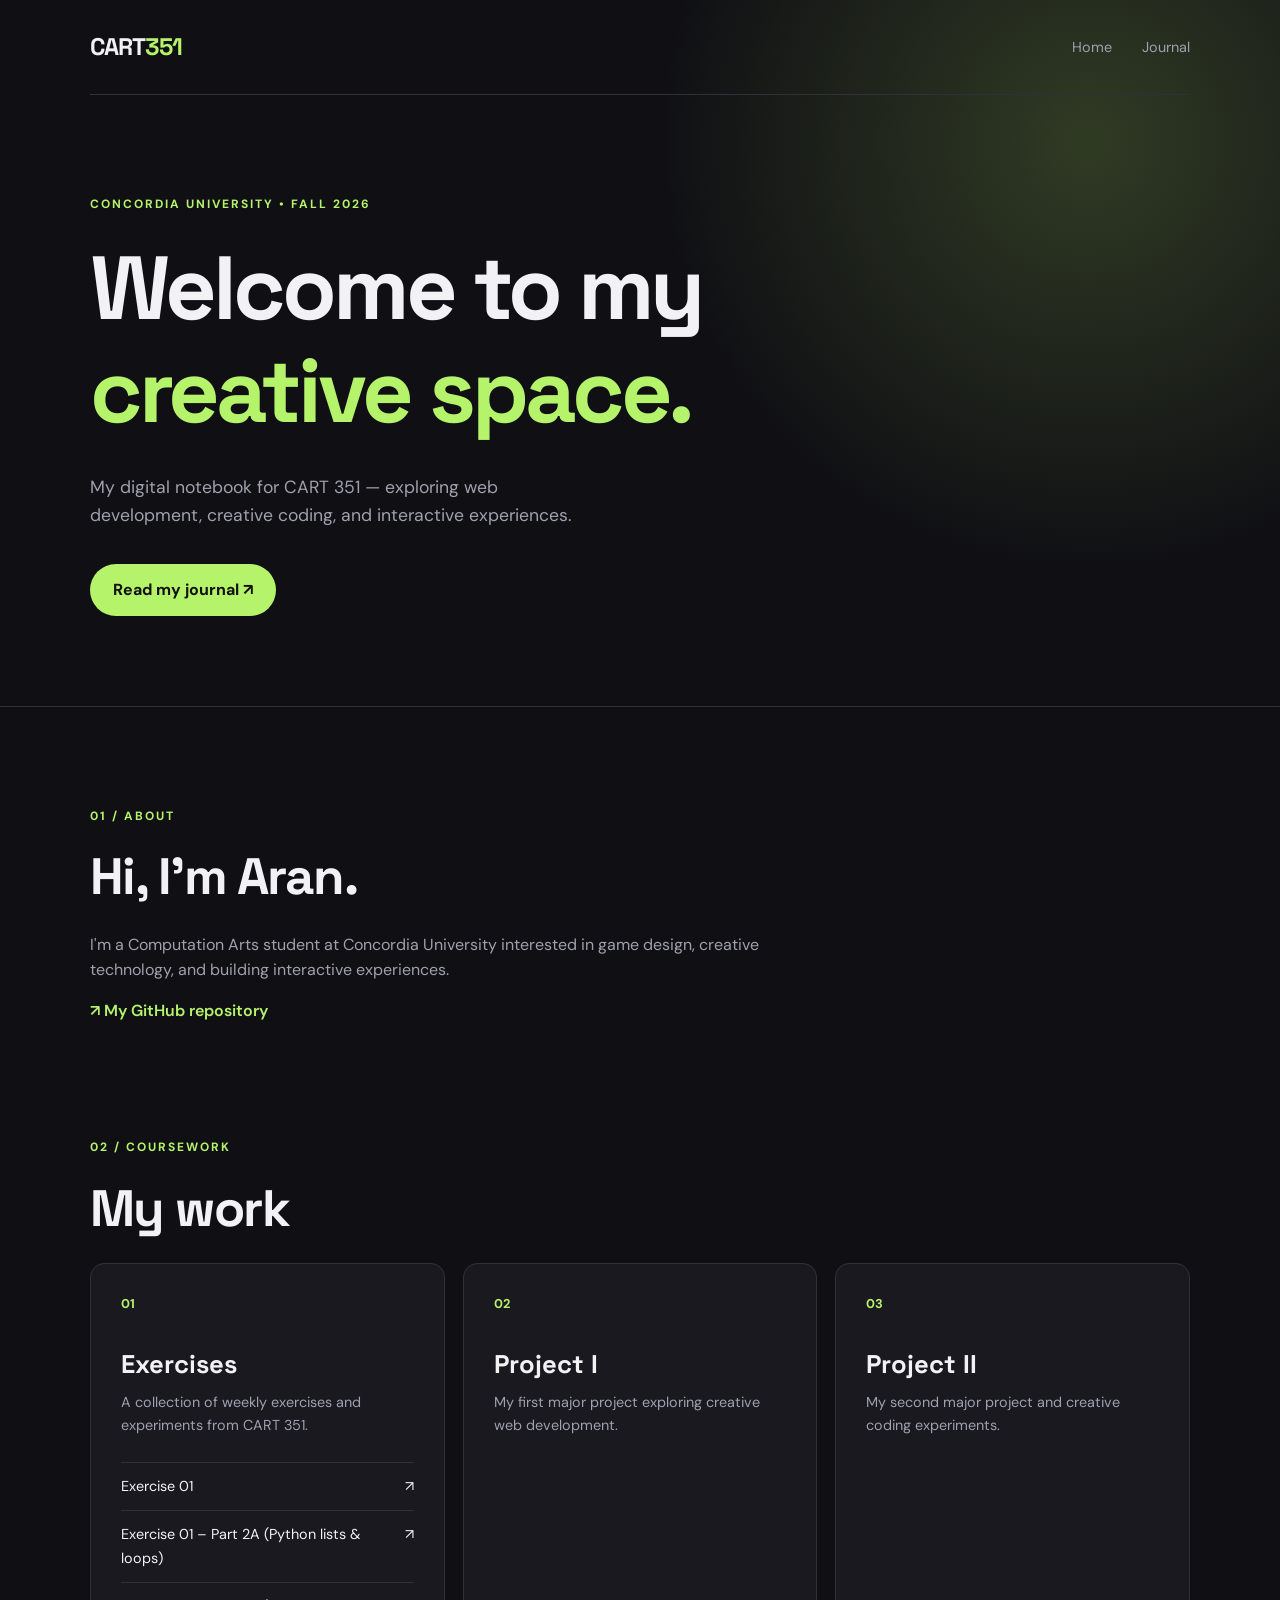
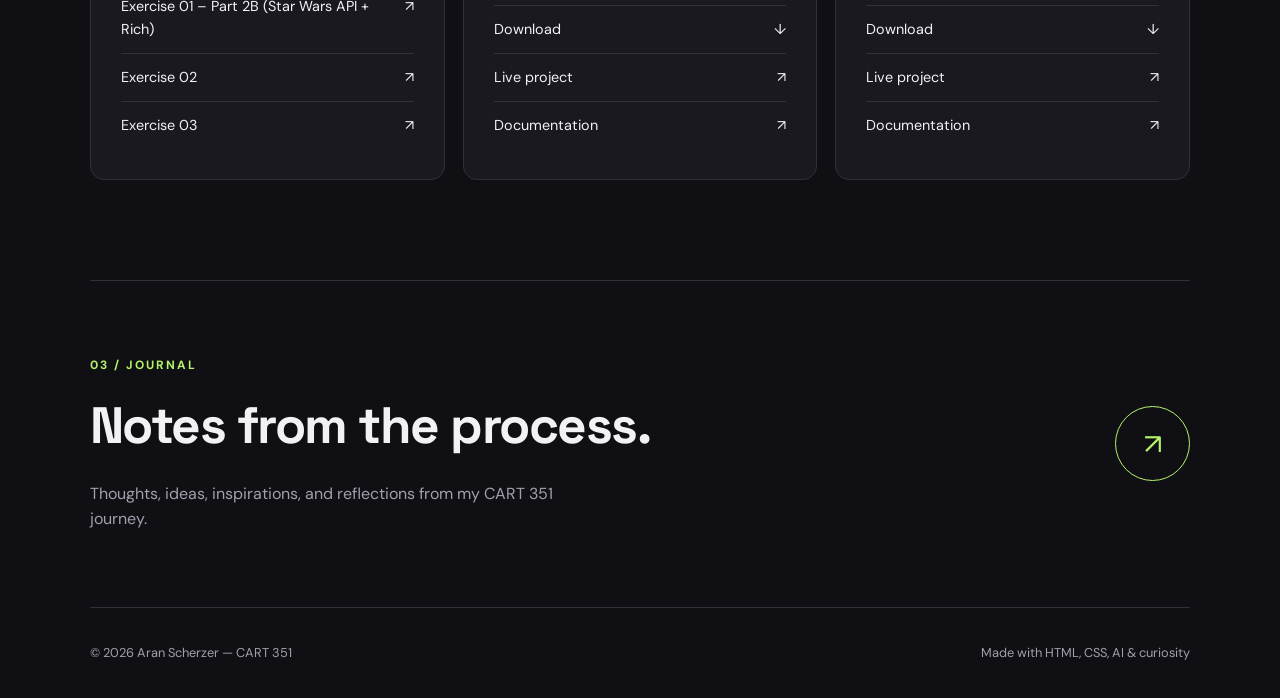
<file: index.html>
<!DOCTYPE html>
<html lang="en">
<head>
  <meta charset="utf-8">
  <meta name="viewport" content="width=device-width, initial-scale=1.0">
  <title>Aran Scherzer | CART 351</title>
  <link rel="stylesheet" type="text/css" href="css/main.css">
</head>

<body>

  <header class="hero">
    <nav class="navbar">
      <a href="index.html" class="logo">CART<span>351</span></a>

      <div class="nav-links">
        <a href="index.html">Home</a>
        <a href="journal.html">Journal</a>
      </div>
    </nav>

    <div class="hero-content">
      <p class="eyebrow">CONCORDIA UNIVERSITY • FALL 2026</p>
      <h1>Welcome to my<br><span>creative space.</span></h1>

      <p class="intro">
        My digital notebook for CART 351 — exploring web development,
        creative coding, and interactive experiences.
      </p>

      <a href="journal.html" class="button">Read my journal ↗</a>
    </div>
  </header>

  <main class="container">

    <section class="about-section">
      <p class="section-label">01 / ABOUT</p>
      <h2>Hi, I'm Aran.</h2>
      <p>
        I'm a Computation Arts student at Concordia University
        interested in game design, creative technology, and
        building interactive experiences.
      </p>
      <p class="github-link">
        <a href="#" target="_blank">↗ My GitHub repository</a>
      </p>
    </section>

    <section class="work-section">
      <p class="section-label">02 / COURSEWORK</p>
      <h2>My work</h2>

      <div class="work-grid">

        <div class="work-card">
          <div class="card-number">01</div>
          <h3>Exercises</h3>
          <p>
            A collection of weekly exercises and experiments
            from CART 351.
          </p>

          <ul class="link-list">
            <li><a href="https://scherzeraran.github.io/CART-351/EXERCISES/exercise1.html" target="_blank">Exercise 01 <span>↗</span></a></li>
            <li><a href="https://scherzeraran.github.io/CART-351/EXERCISES/exercise1_P2.html#a" target="_blank">Exercise 01 – Part 2A (Python lists &amp; loops) <span>↗</span></a></li>
            <li><a href="https://scherzeraran.github.io/CART-351/EXERCISES/exercise1_P2.html#b" target="_blank">Exercise 01 – Part 2B (Star Wars API + Rich) <span>↗</span></a></li>
            <li><a href="#">Exercise 02 <span>↗</span></a></li>
            <li><a href="#">Exercise 03 <span>↗</span></a></li>
          </ul>
        </div>

        <div class="work-card">
          <div class="card-number">02</div>
          <h3>Project I</h3>
          <p>
            My first major project exploring creative
            web development.
          </p>

          <ul class="link-list">
            <li><a href="#">Download <span>↓</span></a></li>
            <li><a href="#">Live project <span>↗</span></a></li>
            <li><a href="#">Documentation <span>↗</span></a></li>
          </ul>
        </div>

        <div class="work-card">
          <div class="card-number">03</div>
          <h3>Project II</h3>
          <p>
            My second major project and creative
            coding experiments.
          </p>

          <ul class="link-list">
            <li><a href="#">Download <span>↓</span></a></li>
            <li><a href="#">Live project <span>↗</span></a></li>
            <li><a href="#">Documentation <span>↗</span></a></li>
          </ul>
        </div>

      </div>
    </section>

    <section class="journal-preview">
      <div>
        <p class="section-label">03 / JOURNAL</p>
        <h2>Notes from the process.</h2>
        <p>
          Thoughts, ideas, inspirations, and reflections
          from my CART 351 journey.
        </p>
      </div>

      <a href="journal.html" class="circle-button">↗</a>
    </section>

  </main>

  <footer>
    <p>© 2026 Aran Scherzer — CART 351</p>
    <p>Made with HTML, CSS, AI & curiosity</p>
  </footer>

</body>
</html>
</file>
<file: css/main.css>
/* ------------------------------
   GLOBAL STYLES
------------------------------ */

@import url('https://fonts.googleapis.com/css2?family=DM+Sans:wght@400;500;600;700&family=Space+Grotesk:wght@400;500;600;700&display=swap');

:root {
  --background: #101014;
  --surface: #19191f;
  --surface-hover: #22222a;
  --text: #f2f2f5;
  --muted: #a0a0ae;
  --accent: #b5f36b;
  --border: #303039;
}

* {
  box-sizing: border-box;
  margin: 0;
  padding: 0;
}

html {
  scroll-behavior: smooth;
}

body {
  background: var(--background);
  color: var(--text);
  font-family: 'DM Sans', sans-serif;
  line-height: 1.6;
}

a {
  color: inherit;
  text-decoration: none;
}

a:hover {
  color: var(--accent);
}

/* ------------------------------
   NAVIGATION
------------------------------ */

.hero {
  border-bottom: 1px solid var(--border);
  min-height: 570px;
  padding: 0 7%;
  background:
    radial-gradient(
      circle at 85% 20%,
      #303b24 0%,
      transparent 35%
    );
}

.navbar {
  display: flex;
  justify-content: space-between;
  align-items: center;
  padding: 28px 0;
  border-bottom: 1px solid var(--border);
}

.logo {
  font-family: 'Space Grotesk', sans-serif;
  font-size: 1.5rem;
  font-weight: 700;
  letter-spacing: -1px;
}

.logo span {
  color: var(--accent);
}

.nav-links {
  display: flex;
  gap: 30px;
  font-size: 0.9rem;
  color: var(--muted);
}

.nav-links a {
  transition: color 0.2s ease;
}

/* ------------------------------
   HERO SECTION
------------------------------ */

.hero-content {
  max-width: 850px;
  padding: 100px 0 90px;
}

.eyebrow,
.section-label {
  color: var(--accent);
  font-size: 0.75rem;
  font-weight: 700;
  letter-spacing: 2px;
  margin-bottom: 22px;
}

h1,
h2,
h3 {
  font-family: 'Space Grotesk', sans-serif;
  line-height: 1.15;
}

h1 {
  font-size: clamp(3rem, 7vw, 6.5rem);
  letter-spacing: -4px;
  margin-bottom: 30px;
}

h1 span {
  color: var(--accent);
}

.intro {
  color: var(--muted);
  font-size: 1.1rem;
  max-width: 510px;
  margin-bottom: 35px;
}

.button {
  display: inline-block;
  background: var(--accent);
  color: #111;
  padding: 13px 23px;
  border-radius: 30px;
  font-weight: 700;
  transition: transform 0.2s ease, background 0.2s ease;
}

.button:hover {
  color: #111;
  background: #d0ff9c;
  transform: translateY(-3px);
}

/* ------------------------------
   MAIN CONTENT
------------------------------ */

.container {
  width: 86%;
  max-width: 1200px;
  margin: auto;
}

.about-section {
  max-width: 700px;
  padding: 100px 0;
}

h2 {
  font-size: clamp(2rem, 4vw, 3.5rem);
  letter-spacing: -1.5px;
  margin-bottom: 25px;
}

.about-section p:not(.section-label) {
  color: var(--muted);
  margin-bottom: 15px;
}

.github-link a {
  color: var(--accent);
  font-weight: 600;
}

/* ------------------------------
   WORK CARDS
------------------------------ */

.work-section {
  padding-bottom: 100px;
}

.work-grid {
  display: grid;
  grid-template-columns: repeat(3, 1fr);
  gap: 18px;
}

.work-card {
  background: var(--surface);
  border: 1px solid var(--border);
  border-radius: 14px;
  padding: 30px;
  min-height: 340px;
  display: flex;
  flex-direction: column;
  transition: transform 0.25s ease, background 0.25s ease;
}

.work-card:hover {
  transform: translateY(-6px);
  background: var(--surface-hover);
}

.card-number {
  color: var(--accent);
  font-size: 0.8rem;
  font-weight: 700;
  margin-bottom: 35px;
}

.work-card h3 {
  font-size: 1.6rem;
  margin-bottom: 12px;
}

.work-card p {
  color: var(--muted);
  font-size: 0.9rem;
  margin-bottom: 25px;
}

.link-list {
  list-style: none;
  margin-top: auto;
}

.link-list li {
  border-top: 1px solid var(--border);
  padding: 12px 0;
}

.link-list a {
  display: flex;
  justify-content: space-between;
  font-size: 0.9rem;
  transition: padding 0.2s ease;
}

.link-list a:hover {
  padding-left: 5px;
}

/* ------------------------------
   JOURNAL PREVIEW
------------------------------ */

.journal-preview {
  border-top: 1px solid var(--border);
  border-bottom: 1px solid var(--border);
  padding: 75px 0;
  display: flex;
  align-items: center;
  justify-content: space-between;
  gap: 30px;
}

.journal-preview p:not(.section-label) {
  color: var(--muted);
  max-width: 480px;
}

.circle-button {
  width: 75px;
  height: 75px;
  border: 1px solid var(--accent);
  border-radius: 50%;
  display: grid;
  place-items: center;
  color: var(--accent);
  font-size: 1.8rem;
  flex-shrink: 0;
  transition: background 0.2s ease, color 0.2s ease;
}

.circle-button:hover {
  background: var(--accent);
  color: #111;
}

/* ------------------------------
   FOOTER
------------------------------ */

footer {
  width: 86%;
  max-width: 1200px;
  margin: auto;
  padding: 35px 0;
  display: flex;
  justify-content: space-between;
  gap: 20px;
  color: var(--muted);
  font-size: 0.8rem;
}

/* ------------------------------
   RESPONSIVE DESIGN
------------------------------ */

@media (max-width: 800px) {
  .hero {
    padding: 0 7%;
  }

  .hero-content {
    padding: 80px 0;
  }

  h1 {
    letter-spacing: -2px;
  }

  .work-grid {
    grid-template-columns: 1fr;
  }

  .work-card {
    min-height: auto;
  }

  .journal-preview {
    align-items: flex-start;
  }

  footer {
    flex-direction: column;
  }
}

@media (max-width: 450px) {
  .nav-links {
    gap: 15px;
  }

  .hero-content {
    padding: 65px 0;
  }

  .about-section {
    padding: 70px 0;
  }

  .journal-preview {
    padding: 55px 0;
  }
}
</file>
